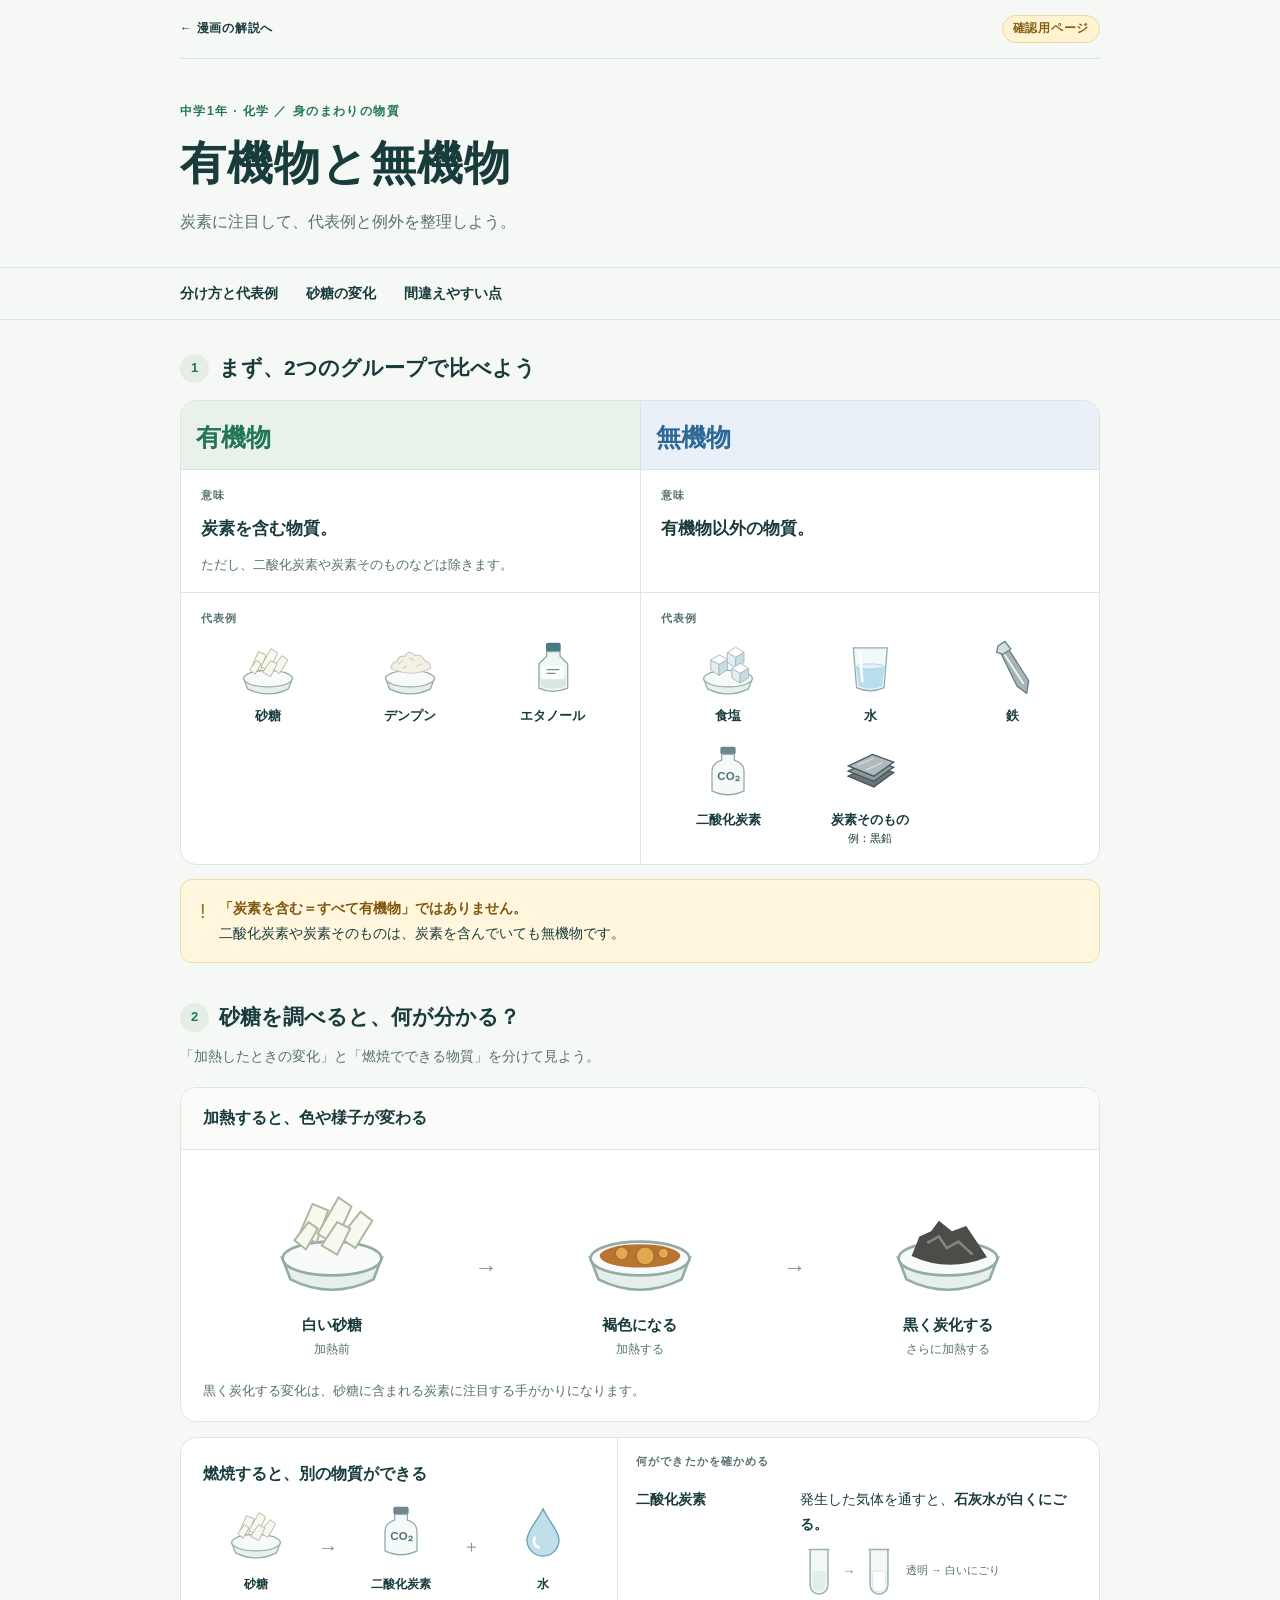
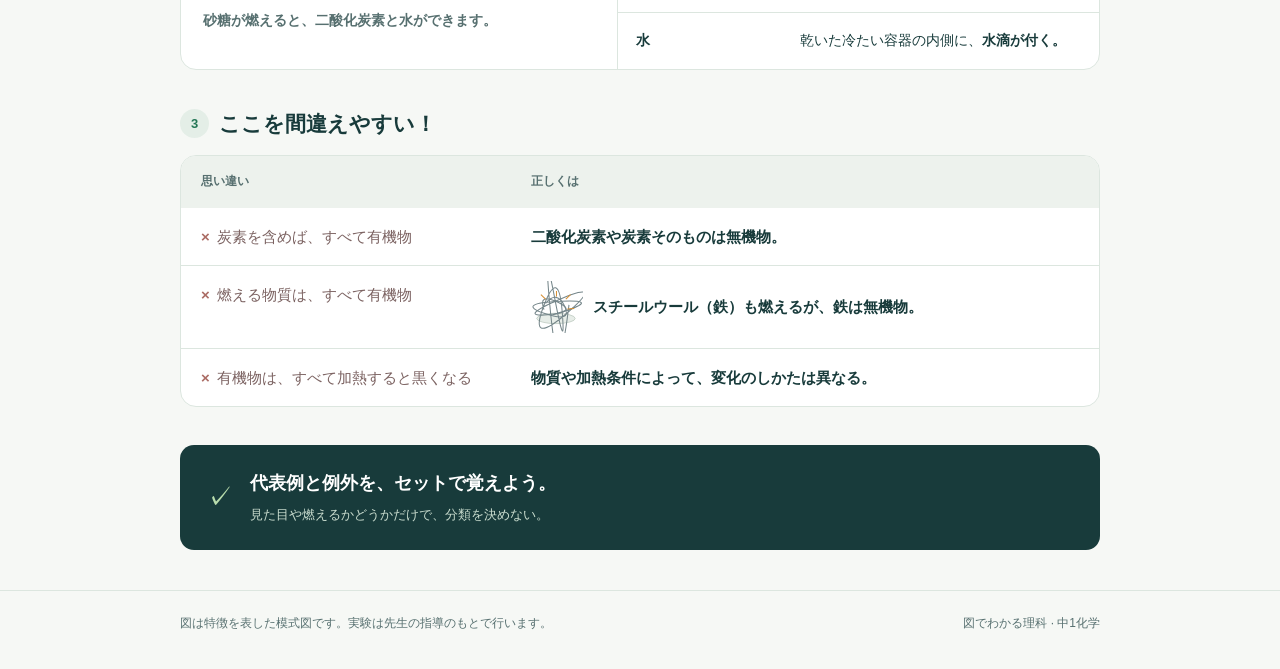
<file: organic-study.html>
<!doctype html>
<html lang="ja">
<head>
<meta charset="utf-8">
<meta name="viewport" content="width=device-width,initial-scale=1">
<meta name="theme-color" content="#f6f8f5">
<title>有機物と無機物｜図でわかる理科</title>
<style>
:root{--ink:#183b3b;--muted:#577070;--line:#dce6df;--green:#237655;--blue:#2e6896;--paper:#fff;--bg:#f6f8f5}
*{box-sizing:border-box}html{scroll-behavior:smooth;scroll-padding-top:80px}body{margin:0;background:var(--bg);color:var(--ink);font-family:"Noto Sans JP","Yu Gothic",Meiryo,sans-serif;font-size:16px;line-height:1.8}a{color:inherit}button,a{-webkit-tap-highlight-color:transparent}a:focus-visible{outline:3px solid #c97e19;outline-offset:4px;border-radius:4px}.wrap{width:min(100% - 40px,920px);margin:auto}.topline{display:flex;justify-content:space-between;align-items:center;border-bottom:1px solid var(--line);padding:15px 0;font-size:12px;font-weight:700;letter-spacing:.06em}.topline a{text-decoration:none}.preview-label{color:#826013;background:#fff3d1;border:1px solid #edd89f;border-radius:30px;padding:2px 10px}.hero{padding:42px 0 30px}.eyebrow{font-size:12px;font-weight:700;color:var(--green);letter-spacing:.12em;margin:0 0 10px}h1{font-size:clamp(29px,5.5vw,46px);line-height:1.35;letter-spacing:.025em;margin:0 0 14px}.hero p:last-child{margin:0;color:var(--muted)}.jump{position:sticky;top:0;z-index:5;background:rgba(246,248,245,.96);backdrop-filter:blur(8px);border-block:1px solid var(--line)}.jump .wrap{display:flex;gap:28px}.jump a{font-size:14px;font-weight:700;text-decoration:none;padding:13px 0;white-space:nowrap}.jump a:hover{color:var(--green)}main{padding:32px 0 40px}.block{margin-bottom:38px;scroll-margin-top:80px}.section-title{display:flex;align-items:center;gap:10px;margin:0 0 16px;font-size:21px;line-height:1.5}.section-mark{display:grid;place-items:center;flex:none;width:29px;height:29px;border-radius:50%;background:#e4eee7;color:var(--green);font-size:13px}.intro{margin:-5px 0 18px;color:var(--muted);font-size:14px}.compare{width:100%;table-layout:fixed;border-spacing:0;border:1px solid var(--line);border-radius:16px;overflow:hidden;background:var(--paper)}.compare caption{position:absolute;width:1px;height:1px;overflow:hidden;clip-path:inset(50%)}.compare th{font-size:25px;padding:18px 15px 13px;text-align:left;line-height:1.5}.compare th:first-child{background:#e8f2e9;color:var(--green)}.compare th:last-child{background:#e9f0f7;color:var(--blue)}.compare td{vertical-align:top;padding:16px 20px;border-top:1px solid var(--line)}.compare td+td,.compare th+th{border-left:1px solid var(--line)}.meaning{font-size:17px;font-weight:700}.meaning small{display:block;font-size:13px;font-weight:400;color:var(--muted);margin-top:8px}.row-label{display:block;font-size:11px;letter-spacing:.1em;color:var(--muted);font-weight:600;margin-bottom:8px}.examples{display:grid;grid-template-columns:repeat(3,minmax(0,1fr));gap:14px 8px}.example{margin:0;display:grid;justify-items:center;align-content:start;text-align:center;gap:5px}.example svg{width:64px;height:64px}.example figcaption{font-size:13px;font-weight:700;line-height:1.6}.example figcaption small{display:block;font-size:11px;font-weight:400}.exception{display:flex;gap:13px;align-items:flex-start;background:#fff6dd;border:1px solid #eddfa8;border-radius:12px;padding:16px 19px;margin-top:14px}.exception .icon{font-size:20px;line-height:1.5;color:#9d6d16}.exception p{margin:0;font-size:14px}.exception strong{color:#80570c}.card{background:#fff;border:1px solid var(--line);border-radius:16px;overflow:hidden}.card-header{margin:0;padding:16px 22px;font-size:16px;border-bottom:1px solid var(--line);background:#fbfcfa}.sequence{display:flex;align-items:center;justify-content:center;gap:14px;padding:24px 22px 18px}.step{min-width:0;flex:1;text-align:center}.step svg{width:100%;max-width:130px;height:auto}.step strong{display:block;font-size:15px;line-height:1.5}.step small{display:block;color:var(--muted);font-size:12px;margin-top:3px}.arrow{color:#7b9990;font-size:23px;flex:none}.lesson-note{margin:0;padding:0 22px 19px;color:var(--muted);font-size:13px}.burning{margin-top:15px;display:grid;grid-template-columns:1fr 1.1fr;gap:0}.products{padding:22px;border-right:1px solid var(--line)}.products h3{margin:0 0 12px;font-size:16px}.result-flow{display:flex;align-items:center;gap:10px;justify-content:center}.result-flow figure{margin:0;text-align:center;flex:1;min-width:0}.result-flow svg{width:64px;height:64px;max-width:100%}.result-flow figcaption{font-size:12px;line-height:1.5;font-weight:700}.result-flow .arrow{font-size:20px}.result-flow .plus{font-size:17px;color:#7b9990}.result-caption{font-size:14px;margin:15px 0 0;color:var(--muted)}.observations{width:100%;border-collapse:collapse;font-size:14px}.observations th,.observations td{padding:15px 18px;text-align:left;vertical-align:top}.observations th{width:34%;font-weight:700;border-bottom:1px solid var(--line)}.observations td{border-bottom:1px solid var(--line)}.observations tr:last-child>*{border-bottom:0}.observation-visual{display:flex;align-items:center;gap:4px;margin-top:8px}.observation-visual svg{width:38px;height:52px}.observation-visual span{color:#7b9990}.observation-visual small{color:var(--muted);font-size:11px;margin-left:4px}.mistakes{width:100%;border-collapse:collapse;font-size:15px}.mistakes thead{background:#edf2ed}.mistakes th,.mistakes td{padding:15px 20px;text-align:left;vertical-align:top}.mistakes th{font-size:12px;color:var(--muted)}.mistakes th:first-child,.mistakes td:first-child{width:36%}.mistakes tbody tr+tr>*{border-top:1px solid var(--line)}.wrong{color:#7c6362}.wrong::before{content:"×";display:inline-block;margin-right:7px;color:#ab6c64;font-weight:700}.right{font-weight:600}.iron-inline{display:flex;gap:10px;align-items:center}.iron-inline svg{width:52px;height:52px;flex:none}.takeaway{display:flex;align-items:center;gap:17px;background:var(--ink);color:#fff;border-radius:14px;padding:23px 26px}.takeaway .big-check{font-size:27px;color:#b9ddad}.takeaway p{margin:0}.takeaway strong{font-size:18px;line-height:1.7}.takeaway small{display:block;color:#c9dcce;font-size:13px;margin-top:5px}footer{padding:22px 0 35px;border-top:1px solid var(--line);font-size:12px;color:var(--muted)}footer .wrap{display:flex;justify-content:space-between;gap:14px}footer p{margin:0}.svg-defs{position:absolute;width:0;height:0;overflow:hidden}
@media(max-width:620px){.wrap{width:calc(100% - 28px)}.hero{padding:30px 0 24px}.hero p:last-child{font-size:14px}.jump .wrap{gap:0;justify-content:space-between}.jump a{font-size:12px}.compare th{font-size:22px;padding:14px}.compare td{padding:13px 11px}.meaning{font-size:15px}.meaning small{font-size:12px}.examples{grid-template-columns:repeat(2,minmax(0,1fr));gap:14px 4px}.example svg{width:53px;height:53px}.example figcaption{font-size:12px}.example figcaption small{font-size:10px}.exception{padding:13px;gap:9px}.exception p{font-size:13px}.sequence{gap:7px;padding:20px 12px 16px}.sequence .arrow{font-size:18px}.step strong{font-size:13px}.step small{font-size:11px}.burning{grid-template-columns:1fr}.products{border-right:0;border-bottom:1px solid var(--line);padding:19px}.result-flow svg{width:72px;height:72px}.result-flow figcaption{font-size:13px}.observations td,.observations th{padding:13px;font-size:13px}.mistakes th,.mistakes td{padding:13px 11px;font-size:13px}.iron-inline{display:block}.iron-inline svg{float:right;margin:2px 0 2px 6px}.takeaway{padding:19px 17px;gap:12px}.takeaway strong{font-size:16px}.takeaway small{font-size:12px}footer .wrap{display:block}footer p+p{margin-top:8px}.block{margin-bottom:30px}.section-title{font-size:19px}}
.observations caption{display:table-caption;caption-side:top}
body.embedded{background:transparent}body.embedded .topline,body.embedded .hero,body.embedded .jump,body.embedded footer{display:none}body.embedded main.wrap{width:100%;padding:0}body.embedded .block:last-of-type{margin-bottom:24px}
@media(prefers-reduced-motion:reduce){html{scroll-behavior:auto}}
</style>
</head>
<body>
<svg class="svg-defs" xmlns="http://www.w3.org/2000/svg" aria-hidden="true"><defs>
<symbol id="dish" viewBox="0 0 100 80"><path d="M12 47Q50 68 88 47L82 63Q50 79 18 63Z" fill="#e6efed" stroke="#93aca5" stroke-width="2"/><ellipse cx="50" cy="47" rx="38" ry="13" fill="#f7faf8" stroke="#93aca5" stroke-width="2"/></symbol>
<symbol id="sugar" viewBox="0 0 100 100"><use href="#dish" x="0" y="18" width="100" height="80"/><g fill="#f8f9ee" stroke="#aeb7a0" stroke-width="1.5"><path d="M25 46L35 23L47 28L38 53Z"/><path d="M39 46L55 18L65 25L52 54Z"/><path d="M56 49L72 29L81 36L68 57Z"/><path d="M21 51L32 37L39 42L30 58Z"/><path d="M42 55L54 37L64 42L54 62Z"/></g></symbol>
<symbol id="salt" viewBox="0 0 100 100"><use href="#dish" x="0" y="18" width="100" height="80"/><g stroke="#a9b9c0" stroke-width="1.5" stroke-linejoin="round"><path d="M23 36L36 28L49 35L36 43Z" fill="#fff"/><path d="M23 36V52L36 60V43Z" fill="#e5edf0"/><path d="M36 43L49 35V51L36 60Z" fill="#c9dce2"/><path d="M49 24L62 16L75 24L62 32Z" fill="#fff"/><path d="M49 24V40L62 48V32Z" fill="#e5edf0"/><path d="M62 32L75 24V40L62 48Z" fill="#c9dce2"/><path d="M56 49L69 41L82 49L69 57Z" fill="#fff"/><path d="M56 49V64L69 72V57Z" fill="#e5edf0"/><path d="M69 57L82 49V64L69 72Z" fill="#c9dce2"/></g></symbol>
<symbol id="starch" viewBox="0 0 100 100"><use href="#dish" x="0" y="18" width="100" height="80"/><path d="M20 49Q22 39 30 38Q31 29 42 30Q48 18 58 29Q68 26 73 37Q83 39 82 49Q52 64 20 49Z" fill="#f5f0e5" stroke="#c8c6b9" stroke-width="1.6"/><path d="M31 43L40 36M49 33L57 37M59 46L69 42M39 49L45 45" stroke="#d9d3c4" stroke-width="2"/></symbol>
<symbol id="water" viewBox="0 0 100 100"><path d="M24 17H77L72 79Q50 89 29 79Z" fill="#f2f9fa" stroke="#8cabb4" stroke-width="2"/><path d="M28 46Q50 51 73 46L69 77Q50 85 32 77Z" fill="#b9deeb"/><ellipse cx="50" cy="46" rx="22" ry="4" fill="#e3f3f8" stroke="#9bc7d4"/><path d="M34 25L38 69" stroke="#fff" stroke-width="4" stroke-linecap="round"/></symbol>
<symbol id="ethanol" viewBox="0 0 100 100"><rect x="39" y="9" width="23" height="14" rx="3" fill="#477b85"/><path d="M40 23V30L28 42V80Q50 90 73 80V42L61 30V23Z" fill="#f0f6f4" stroke="#88a8a8" stroke-width="2"/><path d="M31 61H70V77Q50 85 31 77Z" fill="#d6e7e4"/><rect x="32" y="45" width="36" height="21" rx="3" fill="#fff"/><path d="M40 51H60M40 57H54" stroke="#66948f" stroke-width="2"/></symbol>
<symbol id="gas" viewBox="0 0 100 100"><rect x="38" y="9" width="24" height="12" rx="3" fill="#71878a"/><path d="M40 21V30Q25 35 25 47V78Q50 90 75 78V47Q75 35 60 30V21Z" fill="#f5f9f8" stroke="#91aaaf" stroke-width="2"/><path d="M34 42V70" stroke="#fff" stroke-width="4" stroke-linecap="round"/><text x="50" y="61" font-size="18" font-family="sans-serif" font-weight="700" text-anchor="middle" fill="#52727b">CO₂</text></symbol>
<symbol id="iron" viewBox="0 0 100 100"><path d="M29 18L40 12L76 68L73 88L58 77Z" fill="#a5b4b7" stroke="#627f86" stroke-width="2"/><path d="M28 14L39 7L48 19L36 27L26 24Z" fill="#d4dfe0" stroke="#627f86" stroke-width="2"/><path d="M38 27L68 73" stroke="#edf3f2" stroke-width="3"/></symbol>
<symbol id="graphite" viewBox="0 0 100 100"><path d="M16 55L54 37L87 49L56 72Z" fill="#6b7478" stroke="#42565a" stroke-width="2"/><path d="M16 47L54 29L87 41L56 63Z" fill="#8f999b" stroke="#42565a" stroke-width="2"/><path d="M16 39L54 21L87 33L56 55Z" fill="#b1babc" stroke="#42565a" stroke-width="2"/><path d="M31 37L56 27M44 45L69 34" stroke="#d5dedd" stroke-width="2"/></symbol>
<symbol id="caramel" viewBox="0 0 100 100"><use href="#dish" x="0" y="18" width="100" height="80"/><ellipse cx="50" cy="63" rx="31" ry="9" fill="#b9742f"/><g fill="#e3a750" stroke="#a56d31"><circle cx="36" cy="61" r="5"/><circle cx="54" cy="63" r="7"/><circle cx="68" cy="61" r="4"/></g></symbol>
<symbol id="char" viewBox="0 0 100 100"><use href="#dish" x="0" y="18" width="100" height="80"/><path d="M22 63L28 48L37 44L43 36L53 44L64 40L72 52L80 64Q50 76 22 63Z" fill="#4b4d49"/><path d="M34 53L43 48L49 57L58 52L69 62" fill="none" stroke="#85857b" stroke-width="2"/></symbol>
<symbol id="drop" viewBox="0 0 100 100"><path d="M50 12C43 29 25 46 25 61A25 25 0 0 0 75 61C75 46 57 29 50 12Z" fill="#bfdfea" stroke="#659eaf" stroke-width="2"/><path d="M37 57Q33 68 43 73" fill="none" stroke="#fff" stroke-width="4" stroke-linecap="round"/></symbol>
<symbol id="lime-clear" viewBox="0 0 50 70"><path d="M13 6V54A12 12 0 0 0 37 54V6" fill="#f3f8f7" stroke="#9aafb2" stroke-width="2"/><path d="M16 35H34V54A9 9 0 0 1 16 54Z" fill="#e0eeec"/><path d="M11 6H39" stroke="#9aafb2" stroke-width="2"/></symbol>
<symbol id="lime-cloudy" viewBox="0 0 50 70"><path d="M13 6V54A12 12 0 0 0 37 54V6" fill="#f3f8f7" stroke="#9aafb2" stroke-width="2"/><path d="M16 35H34V54A9 9 0 0 1 16 54Z" fill="#fff" stroke="#d6e0da"/><path d="M11 6H39" stroke="#9aafb2" stroke-width="2"/></symbol>
<symbol id="steel-wool" viewBox="0 0 100 100"><ellipse cx="48" cy="72" rx="37" ry="10" fill="#e7ede8" stroke="#a5b6a8"/><g fill="none" stroke="#75868a" stroke-width="2"><path d="M25 55Q13 22 52 41T32 65T58 34T69 62T24 49T60 59T45 30T38 65T73 46"/><path d="M28 43Q50 17 65 49T25 62T57 39T42 65"/></g><g stroke="#d79035" stroke-width="2"><path d="M49 30V19M67 35L76 26M70 54L83 53M28 35L19 26"/></g></symbol>
</defs></svg>
<header class="wrap"><div class="topline"><a href="./?explanation=organic-inorganic">← 漫画の解説へ</a><span class="preview-label">確認用ページ</span></div><div class="hero"><p class="eyebrow">中学1年 · 化学 ／ 身のまわりの物質</p><h1>有機物と無機物</h1><p>炭素に注目して、代表例と例外を整理しよう。</p></div></header>
<nav class="jump" aria-label="ページの目次"><div class="wrap"><a href="#classification">分け方と代表例</a><a href="#changes">砂糖の変化</a><a href="#mistakes">間違えやすい点</a></div></nav>
<main class="wrap">
<section id="classification" class="block" aria-labelledby="classification-title"><h2 id="classification-title" class="section-title"><span class="section-mark" aria-hidden="true">1</span>まず、2つのグループで比べよう</h2>
<table class="compare"><caption>有機物と無機物の意味と代表例</caption><thead><tr><th scope="col">有機物</th><th scope="col">無機物</th></tr></thead><tbody>
<tr><td class="meaning"><span class="row-label">意味</span>炭素を含む物質。<small>ただし、二酸化炭素や炭素そのものなどは除きます。</small></td><td class="meaning"><span class="row-label">意味</span>有機物以外の物質。</td></tr>
<tr><td><span class="row-label">代表例</span><div class="examples">
<figure class="example"><svg aria-hidden="true"><use href="#sugar"/></svg><figcaption>砂糖</figcaption></figure>
<figure class="example"><svg aria-hidden="true"><use href="#starch"/></svg><figcaption>デンプン</figcaption></figure>
<figure class="example"><svg aria-hidden="true"><use href="#ethanol"/></svg><figcaption>エタノール</figcaption></figure>
</div></td><td><span class="row-label">代表例</span><div class="examples">
<figure class="example"><svg aria-hidden="true"><use href="#salt"/></svg><figcaption>食塩</figcaption></figure>
<figure class="example"><svg aria-hidden="true"><use href="#water"/></svg><figcaption>水</figcaption></figure>
<figure class="example"><svg aria-hidden="true"><use href="#iron"/></svg><figcaption>鉄</figcaption></figure>
<figure class="example"><svg aria-hidden="true"><use href="#gas"/></svg><figcaption>二酸化炭素</figcaption></figure>
<figure class="example"><svg aria-hidden="true"><use href="#graphite"/></svg><figcaption>炭素そのもの<small>例：黒鉛</small></figcaption></figure>
</div></td></tr></tbody></table>
<aside class="exception"><span class="icon" aria-hidden="true">!</span><p><strong>「炭素を含む＝すべて有機物」ではありません。</strong><br>二酸化炭素や炭素そのものは、炭素を含んでいても無機物です。</p></aside>
</section>
<section id="changes" class="block" aria-labelledby="changes-title"><h2 id="changes-title" class="section-title"><span class="section-mark" aria-hidden="true">2</span>砂糖を調べると、何が分かる？</h2><p class="intro">「加熱したときの変化」と「燃焼でできる物質」を分けて見よう。</p>
<div class="card"><h3 class="card-header">加熱すると、色や様子が変わる</h3><div class="sequence" role="group" aria-label="白い砂糖を加熱すると褐色になり、さらに加熱すると黒く炭化する">
<div class="step"><svg viewBox="0 0 100 100" aria-hidden="true"><use href="#sugar"/></svg><strong>白い砂糖</strong><small>加熱前</small></div><span class="arrow" aria-hidden="true">→</span>
<div class="step"><svg viewBox="0 0 100 100" aria-hidden="true"><use href="#caramel"/></svg><strong>褐色になる</strong><small>加熱する</small></div><span class="arrow" aria-hidden="true">→</span>
<div class="step"><svg viewBox="0 0 100 100" aria-hidden="true"><use href="#char"/></svg><strong>黒く炭化する</strong><small>さらに加熱する</small></div></div>
<p class="lesson-note">黒く炭化する変化は、砂糖に含まれる炭素に注目する手がかりになります。</p></div>
<div class="card burning"><div class="products"><h3>燃焼すると、別の物質ができる</h3><div class="result-flow" role="group" aria-label="砂糖が燃焼すると二酸化炭素と水ができる">
<figure><svg viewBox="0 0 100 100" aria-hidden="true"><use href="#sugar"/></svg><figcaption>砂糖</figcaption></figure><span class="arrow" aria-label="燃焼">→</span>
<figure><svg viewBox="0 0 100 100" aria-hidden="true"><use href="#gas"/></svg><figcaption>二酸化炭素</figcaption></figure><span class="plus" aria-hidden="true">＋</span>
<figure><svg viewBox="0 0 100 100" aria-hidden="true"><use href="#drop"/></svg><figcaption>水</figcaption></figure></div><p class="result-caption"><strong>砂糖が燃えると、二酸化炭素と水ができます。</strong></p></div>
<table class="observations"><caption class="row-label" style="text-align:left;padding:14px 18px 0;margin:0">何ができたかを確かめる</caption><tbody><tr><th scope="row">二酸化炭素</th><td>発生した気体を通すと、<strong>石灰水が白くにごる。</strong><div class="observation-visual" aria-hidden="true"><svg viewBox="0 0 50 70"><use href="#lime-clear"/></svg><span>→</span><svg viewBox="0 0 50 70"><use href="#lime-cloudy"/></svg><small>透明 → 白いにごり</small></div></td></tr><tr><th scope="row">水</th><td>乾いた冷たい容器の内側に、<strong>水滴が付く。</strong></td></tr></tbody></table></div>
</section>
<section id="mistakes" class="block" aria-labelledby="mistakes-title"><h2 id="mistakes-title" class="section-title"><span class="section-mark" aria-hidden="true">3</span>ここを間違えやすい！</h2><div class="card"><table class="mistakes"><thead><tr><th scope="col">思い違い</th><th scope="col">正しくは</th></tr></thead><tbody>
<tr><td class="wrong">炭素を含めば、すべて有機物</td><td class="right">二酸化炭素や炭素そのものは無機物。</td></tr>
<tr><td class="wrong">燃える物質は、すべて有機物</td><td class="right"><div class="iron-inline"><svg viewBox="0 0 100 100" aria-hidden="true"><use href="#steel-wool"/></svg><span>スチールウール（鉄）も燃えるが、鉄は無機物。</span></div></td></tr>
<tr><td class="wrong">有機物は、すべて加熱すると黒くなる</td><td class="right">物質や加熱条件によって、変化のしかたは異なる。</td></tr>
</tbody></table></div></section>
<aside class="takeaway"><span class="big-check" aria-hidden="true">✓</span><p><strong>代表例と例外を、セットで覚えよう。</strong><small>見た目や燃えるかどうかだけで、分類を決めない。</small></p></aside>
</main>
<footer><div class="wrap"><p>図は特徴を表した模式図です。実験は先生の指導のもとで行います。</p><p>図でわかる理科 · 中1化学</p></div></footer>
</body>
</html>
</file>
